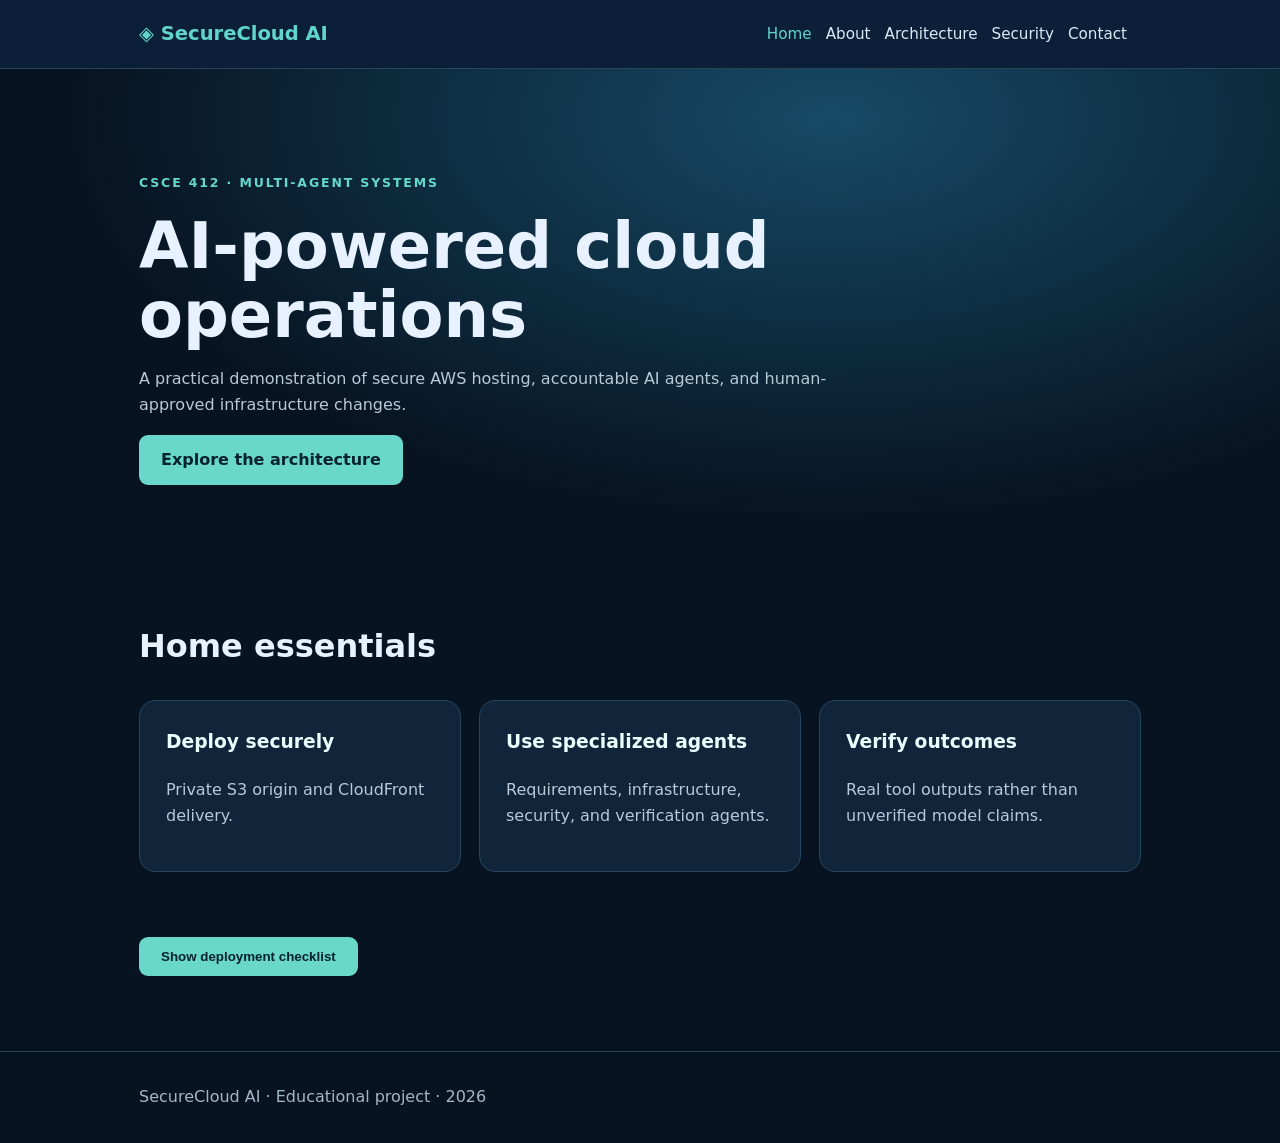
<file: website/index.html>
<!doctype html><html lang="en"><head><meta charset="utf-8"><meta name="viewport" content="width=device-width,initial-scale=1"><meta name="description" content="SecureCloud AI educational cloud project"><title>Home | SecureCloud AI</title><link rel="stylesheet" href="style.css"><script src="app.js" defer></script></head><body><header><div class="wrap"><nav aria-label="Primary"><span class="brand">◈ SecureCloud AI</span><div class="links"><a href="index.html" aria-current="page">Home</a><a href="about.html" >About</a><a href="projects.html" >Architecture</a><a href="security.html" >Security</a><a href="contact.html" >Contact</a></div></nav></div></header><main><section class="hero"><div class="wrap"><span class="eyebrow">CSCE 412 · Multi-agent systems</span><h1>AI-powered cloud operations</h1><p>A practical demonstration of secure AWS hosting, accountable AI agents, and human-approved infrastructure changes.</p><a class="button" href="projects.html">Explore the architecture</a></div></section><div class="wrap"><section class="section"><h2>Home essentials</h2><div class="grid"><article class="card"><h3>Deploy securely</h3><p>Private S3 origin and CloudFront delivery.</p></article><article class="card"><h3>Use specialized agents</h3><p>Requirements, infrastructure, security, and verification agents.</p></article><article class="card"><h3>Verify outcomes</h3><p>Real tool outputs rather than unverified model claims.</p></article></div><button class="button" id="checklistBtn" type="button">Show deployment checklist</button><ul id="checklist" hidden><li>Private S3 and OAC</li><li>CloudFront distribution</li><li>ACM certificate and DNS</li><li>HTTPS verification</li></ul></section></div></main><footer><div class="wrap">SecureCloud AI · Educational project · <span id="year"></span></div></footer></body></html>
</file>
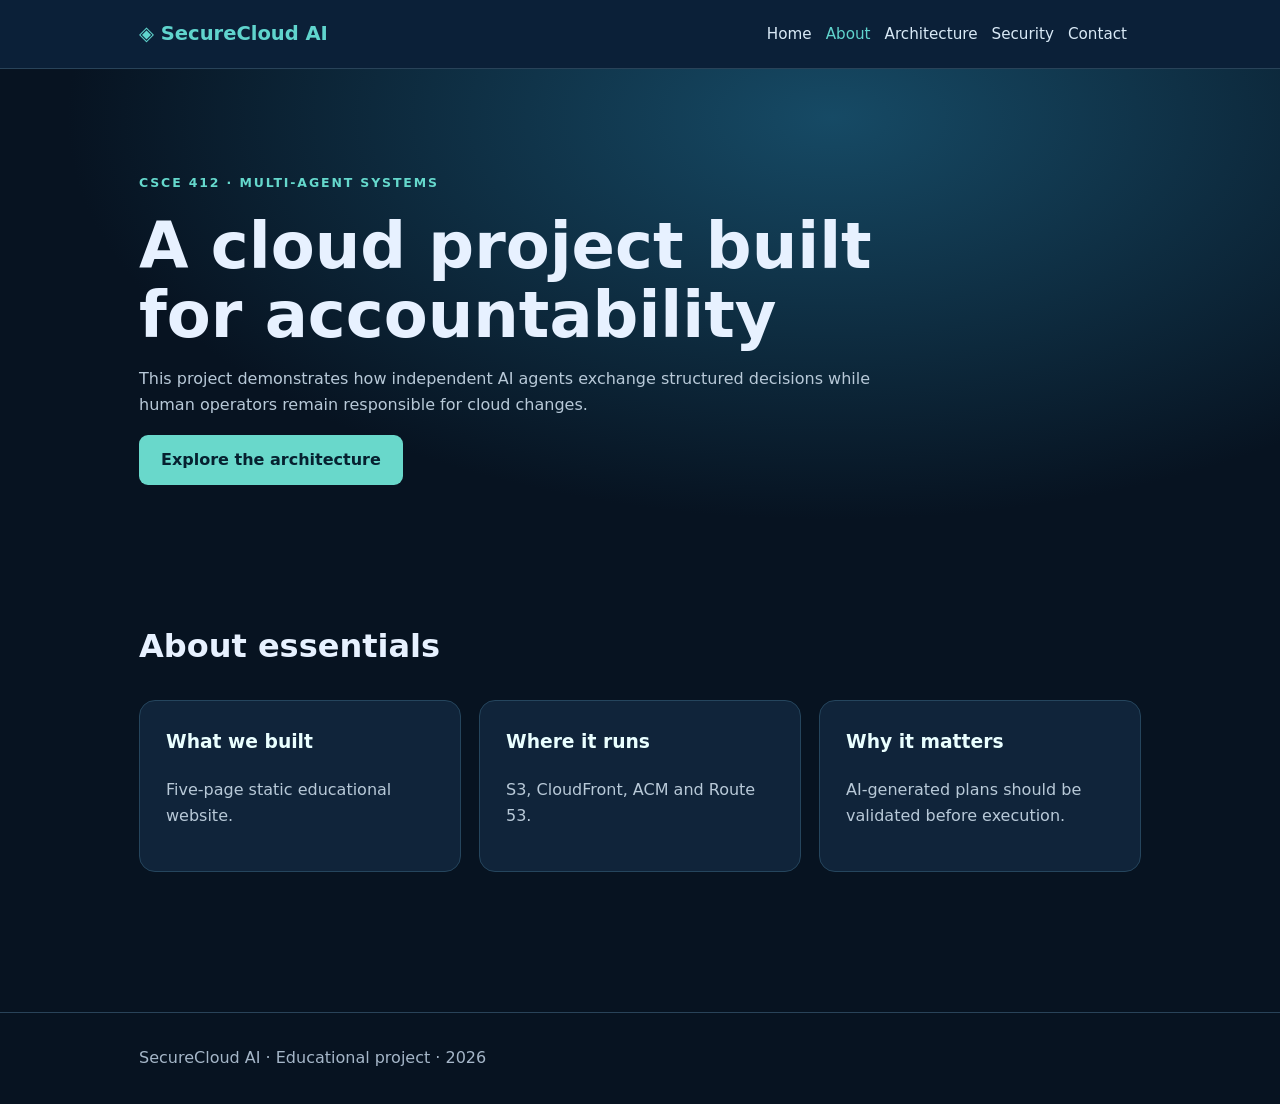
<file: website/about.html>
<!doctype html><html lang="en"><head><meta charset="utf-8"><meta name="viewport" content="width=device-width,initial-scale=1"><meta name="description" content="SecureCloud AI educational cloud project"><title>About | SecureCloud AI</title><link rel="stylesheet" href="style.css"><script src="app.js" defer></script></head><body><header><div class="wrap"><nav aria-label="Primary"><span class="brand">◈ SecureCloud AI</span><div class="links"><a href="index.html" >Home</a><a href="about.html" aria-current="page">About</a><a href="projects.html" >Architecture</a><a href="security.html" >Security</a><a href="contact.html" >Contact</a></div></nav></div></header><main><section class="hero"><div class="wrap"><span class="eyebrow">CSCE 412 · Multi-agent systems</span><h1>A cloud project built for accountability</h1><p>This project demonstrates how independent AI agents exchange structured decisions while human operators remain responsible for cloud changes.</p><a class="button" href="projects.html">Explore the architecture</a></div></section><div class="wrap"><section class="section"><h2>About essentials</h2><div class="grid"><article class="card"><h3>What we built</h3><p>Five-page static educational website.</p></article><article class="card"><h3>Where it runs</h3><p>S3, CloudFront, ACM and Route 53.</p></article><article class="card"><h3>Why it matters</h3><p>AI-generated plans should be validated before execution.</p></article></div></section></div></main><footer><div class="wrap">SecureCloud AI · Educational project · <span id="year"></span></div></footer></body></html>
</file>
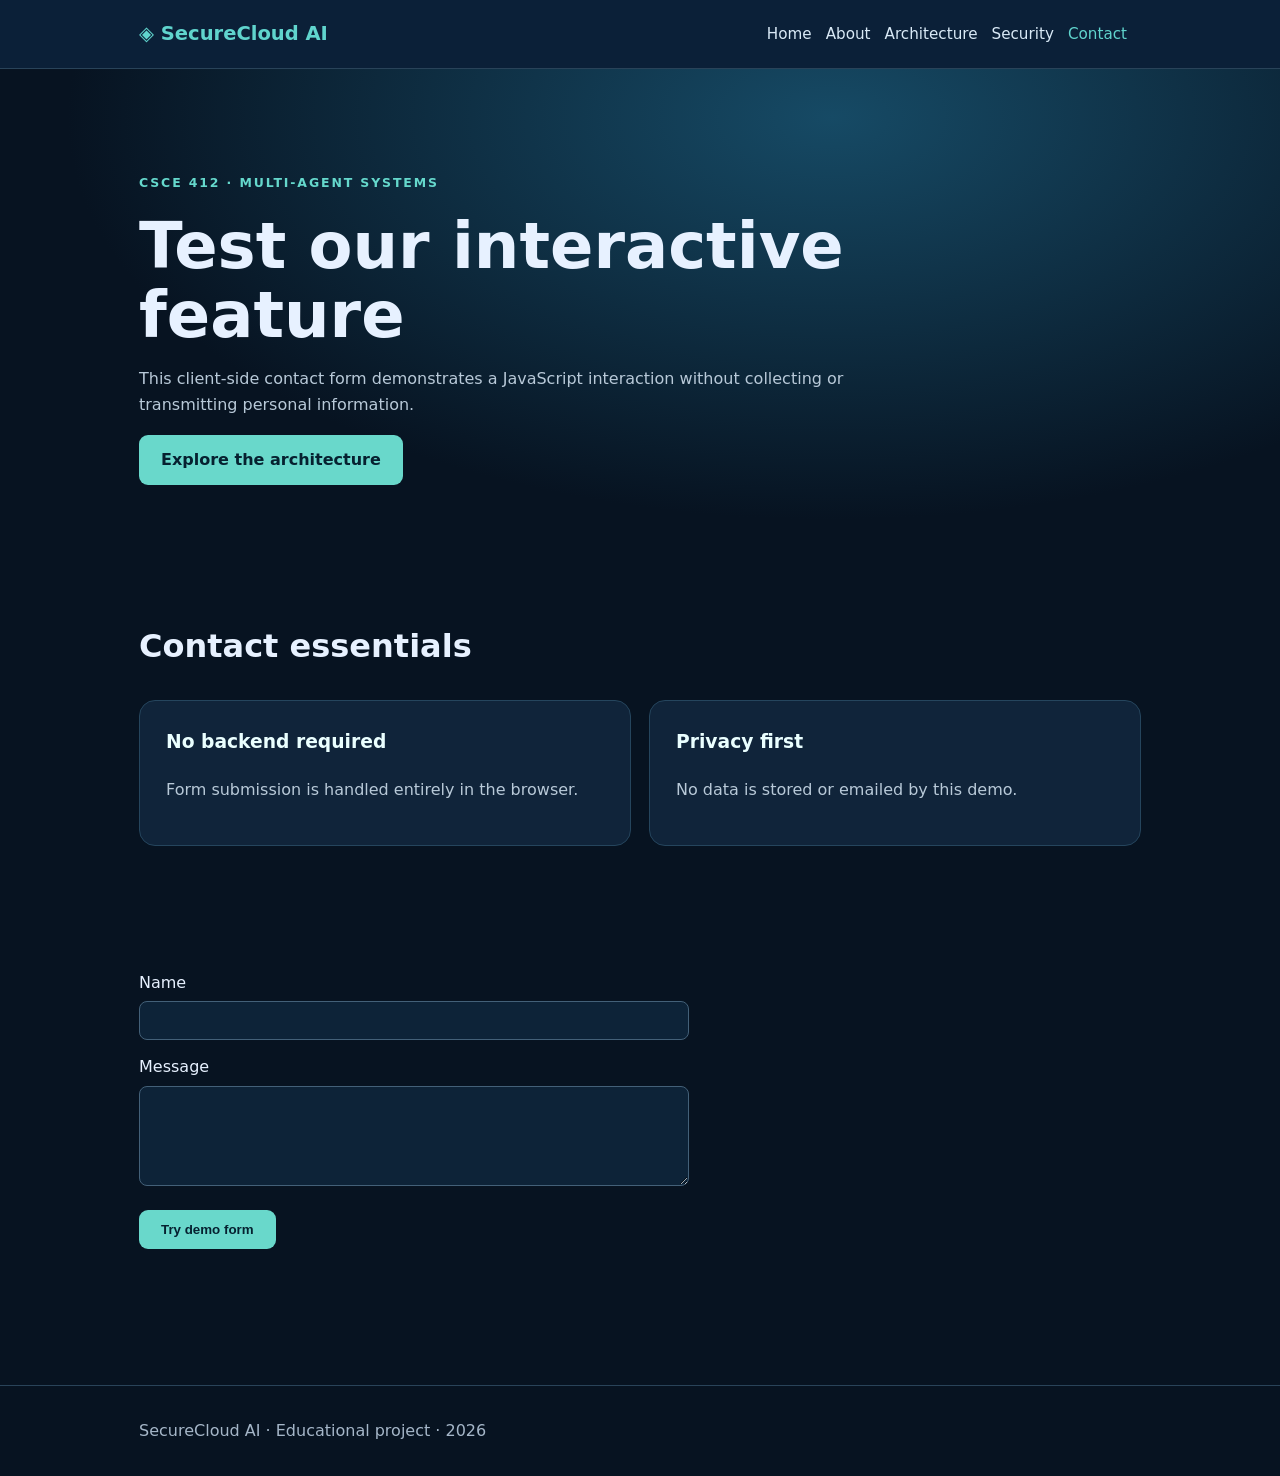
<file: website/contact.html>
<!doctype html><html lang="en"><head><meta charset="utf-8"><meta name="viewport" content="width=device-width,initial-scale=1"><meta name="description" content="SecureCloud AI educational cloud project"><title>Contact | SecureCloud AI</title><link rel="stylesheet" href="style.css"><script src="app.js" defer></script></head><body><header><div class="wrap"><nav aria-label="Primary"><span class="brand">◈ SecureCloud AI</span><div class="links"><a href="index.html" >Home</a><a href="about.html" >About</a><a href="projects.html" >Architecture</a><a href="security.html" >Security</a><a href="contact.html" aria-current="page">Contact</a></div></nav></div></header><main><section class="hero"><div class="wrap"><span class="eyebrow">CSCE 412 · Multi-agent systems</span><h1>Test our interactive feature</h1><p>This client-side contact form demonstrates a JavaScript interaction without collecting or transmitting personal information.</p><a class="button" href="projects.html">Explore the architecture</a></div></section><div class="wrap"><section class="section"><h2>Contact essentials</h2><div class="grid"><article class="card"><h3>No backend required</h3><p>Form submission is handled entirely in the browser.</p></article><article class="card"><h3>Privacy first</h3><p>No data is stored or emailed by this demo.</p></article></div><section class="section"><form id="contactForm"><label for="name">Name</label><input id="name" name="name" required maxlength="80"><label for="message">Message</label><textarea id="message" name="message" required></textarea><p><button class="button" type="submit">Try demo form</button></p><p id="formMessage" role="status" aria-live="polite"></p></form></section></section></div></main><footer><div class="wrap">SecureCloud AI · Educational project · <span id="year"></span></div></footer></body></html>
</file>
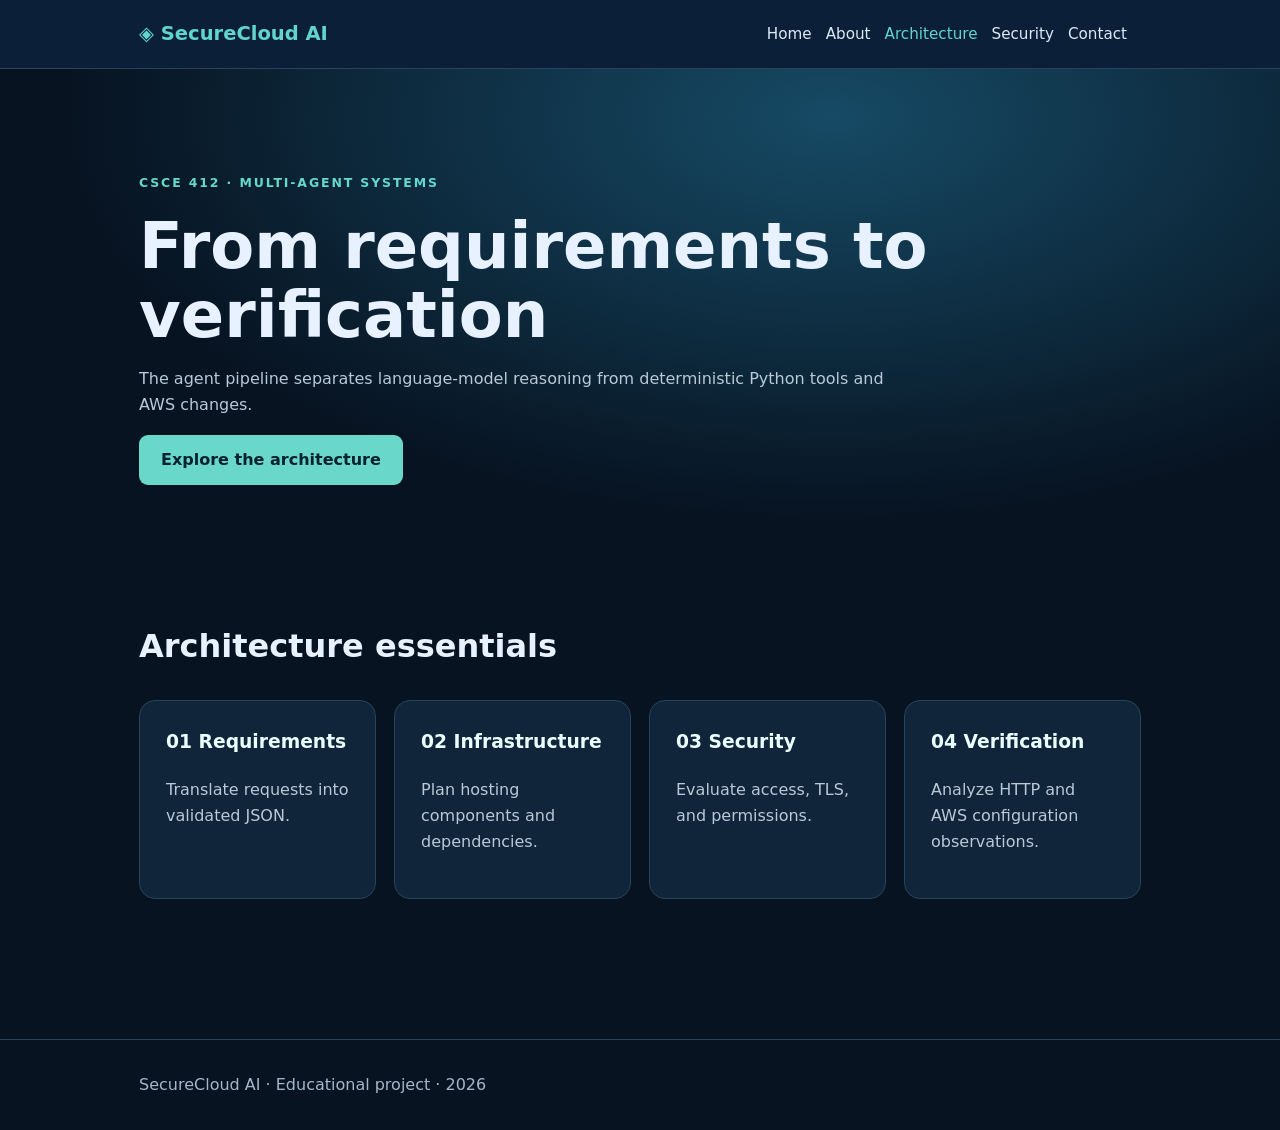
<file: website/projects.html>
<!doctype html><html lang="en"><head><meta charset="utf-8"><meta name="viewport" content="width=device-width,initial-scale=1"><meta name="description" content="SecureCloud AI educational cloud project"><title>Architecture | SecureCloud AI</title><link rel="stylesheet" href="style.css"><script src="app.js" defer></script></head><body><header><div class="wrap"><nav aria-label="Primary"><span class="brand">◈ SecureCloud AI</span><div class="links"><a href="index.html" >Home</a><a href="about.html" >About</a><a href="projects.html" aria-current="page">Architecture</a><a href="security.html" >Security</a><a href="contact.html" >Contact</a></div></nav></div></header><main><section class="hero"><div class="wrap"><span class="eyebrow">CSCE 412 · Multi-agent systems</span><h1>From requirements to verification</h1><p>The agent pipeline separates language-model reasoning from deterministic Python tools and AWS changes.</p><a class="button" href="projects.html">Explore the architecture</a></div></section><div class="wrap"><section class="section"><h2>Architecture essentials</h2><div class="grid"><article class="card"><h3>01 Requirements</h3><p>Translate requests into validated JSON.</p></article><article class="card"><h3>02 Infrastructure</h3><p>Plan hosting components and dependencies.</p></article><article class="card"><h3>03 Security</h3><p>Evaluate access, TLS, and permissions.</p></article><article class="card"><h3>04 Verification</h3><p>Analyze HTTP and AWS configuration observations.</p></article></div></section></div></main><footer><div class="wrap">SecureCloud AI · Educational project · <span id="year"></span></div></footer></body></html>
</file>
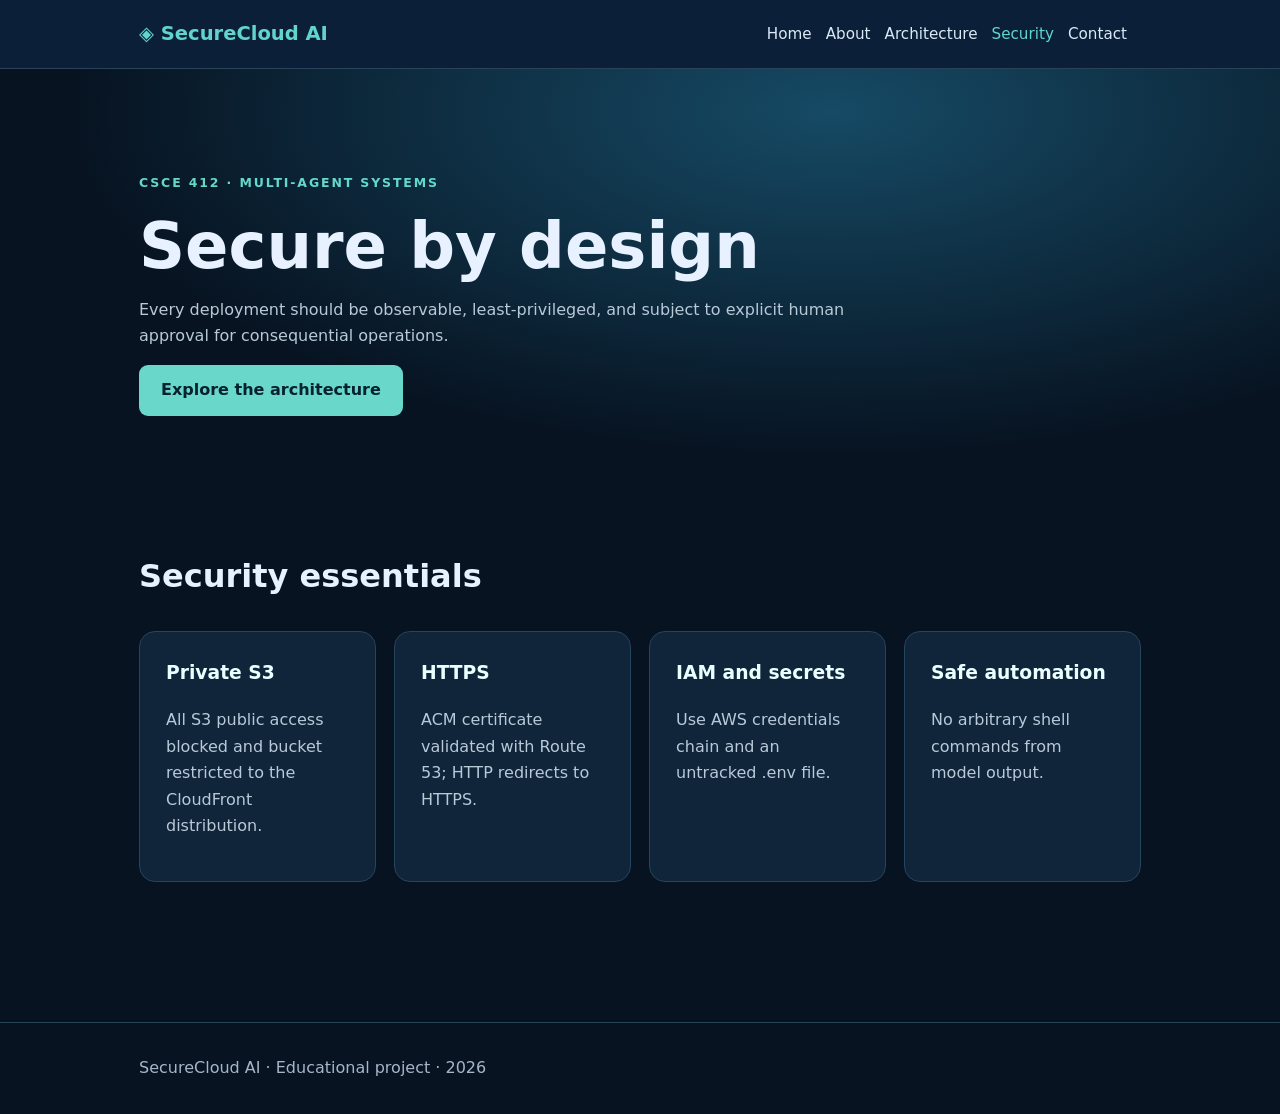
<file: website/security.html>
<!doctype html><html lang="en"><head><meta charset="utf-8"><meta name="viewport" content="width=device-width,initial-scale=1"><meta name="description" content="SecureCloud AI educational cloud project"><title>Security | SecureCloud AI</title><link rel="stylesheet" href="style.css"><script src="app.js" defer></script></head><body><header><div class="wrap"><nav aria-label="Primary"><span class="brand">◈ SecureCloud AI</span><div class="links"><a href="index.html" >Home</a><a href="about.html" >About</a><a href="projects.html" >Architecture</a><a href="security.html" aria-current="page">Security</a><a href="contact.html" >Contact</a></div></nav></div></header><main><section class="hero"><div class="wrap"><span class="eyebrow">CSCE 412 · Multi-agent systems</span><h1>Secure by design</h1><p>Every deployment should be observable, least-privileged, and subject to explicit human approval for consequential operations.</p><a class="button" href="projects.html">Explore the architecture</a></div></section><div class="wrap"><section class="section"><h2>Security essentials</h2><div class="grid"><article class="card"><h3>Private S3</h3><p>All S3 public access blocked and bucket restricted to the CloudFront distribution.</p></article><article class="card"><h3>HTTPS</h3><p>ACM certificate validated with Route 53; HTTP redirects to HTTPS.</p></article><article class="card"><h3>IAM and secrets</h3><p>Use AWS credentials chain and an untracked .env file.</p></article><article class="card"><h3>Safe automation</h3><p>No arbitrary shell commands from model output.</p></article></div></section></div></main><footer><div class="wrap">SecureCloud AI · Educational project · <span id="year"></span></div></footer></body></html>
</file>
<file: website/style.css>
:root{font-family:Inter,system-ui,-apple-system,sans-serif;color:#e7f1ff;background:#071321}*{box-sizing:border-box}body{margin:0;line-height:1.65}header{background:#0b2038;border-bottom:1px solid #294359;position:sticky;top:0;z-index:2}.wrap{max-width:1050px;margin:auto;padding:0 24px}nav{display:flex;align-items:center;justify-content:space-between;flex-wrap:wrap;gap:12px;padding:18px 0}nav a{color:#d9e9f6;text-decoration:none;margin-right:14px;font-size:.95rem}nav a:hover,nav a[aria-current]{color:#60d4cd}.brand{font-weight:800;color:#60d4cd;font-size:1.22rem}.hero{padding:100px 0 70px;background:radial-gradient(ellipse at 65% 10%,#164a65,#071321 65%)}.eyebrow{text-transform:uppercase;letter-spacing:.15em;color:#65d8cc;font-weight:700;font-size:.78rem}h1{font-size:clamp(2.4rem,5vw,4.6rem);line-height:1.08;max-width:850px;margin:16px 0}h2{font-size:2rem;line-height:1.2}p{max-width:760px;color:#b8c9d8}.grid{display:grid;grid-template-columns:repeat(auto-fit,minmax(225px,1fr));gap:18px;margin:35px 0 65px}.card{background:#10243a;border:1px solid #25455d;border-radius:16px;padding:26px}.card h3{margin-top:0;color:#eaffff}.button{background:#69d8cb;color:#062130;border:0;border-radius:9px;padding:12px 22px;font-weight:700;text-decoration:none;display:inline-block;cursor:pointer}.section{padding:45px 0}.muted{color:#aac1d0}footer{border-top:1px solid #294359;padding:32px 0;margin-top:30px;color:#a5b6c8}label{display:block;margin:14px 0 5px}input,textarea{width:100%;max-width:550px;background:#0d2338;border:1px solid #436078;border-radius:8px;color:white;padding:11px}textarea{min-height:100px}#formMessage{font-weight:700;color:#65d8cc}@media(max-width:550px){nav{align-items:start}nav .links{display:flex;flex-wrap:wrap;gap:10px}nav a{margin-right:0}.hero{padding-top:60px}}
</file>
